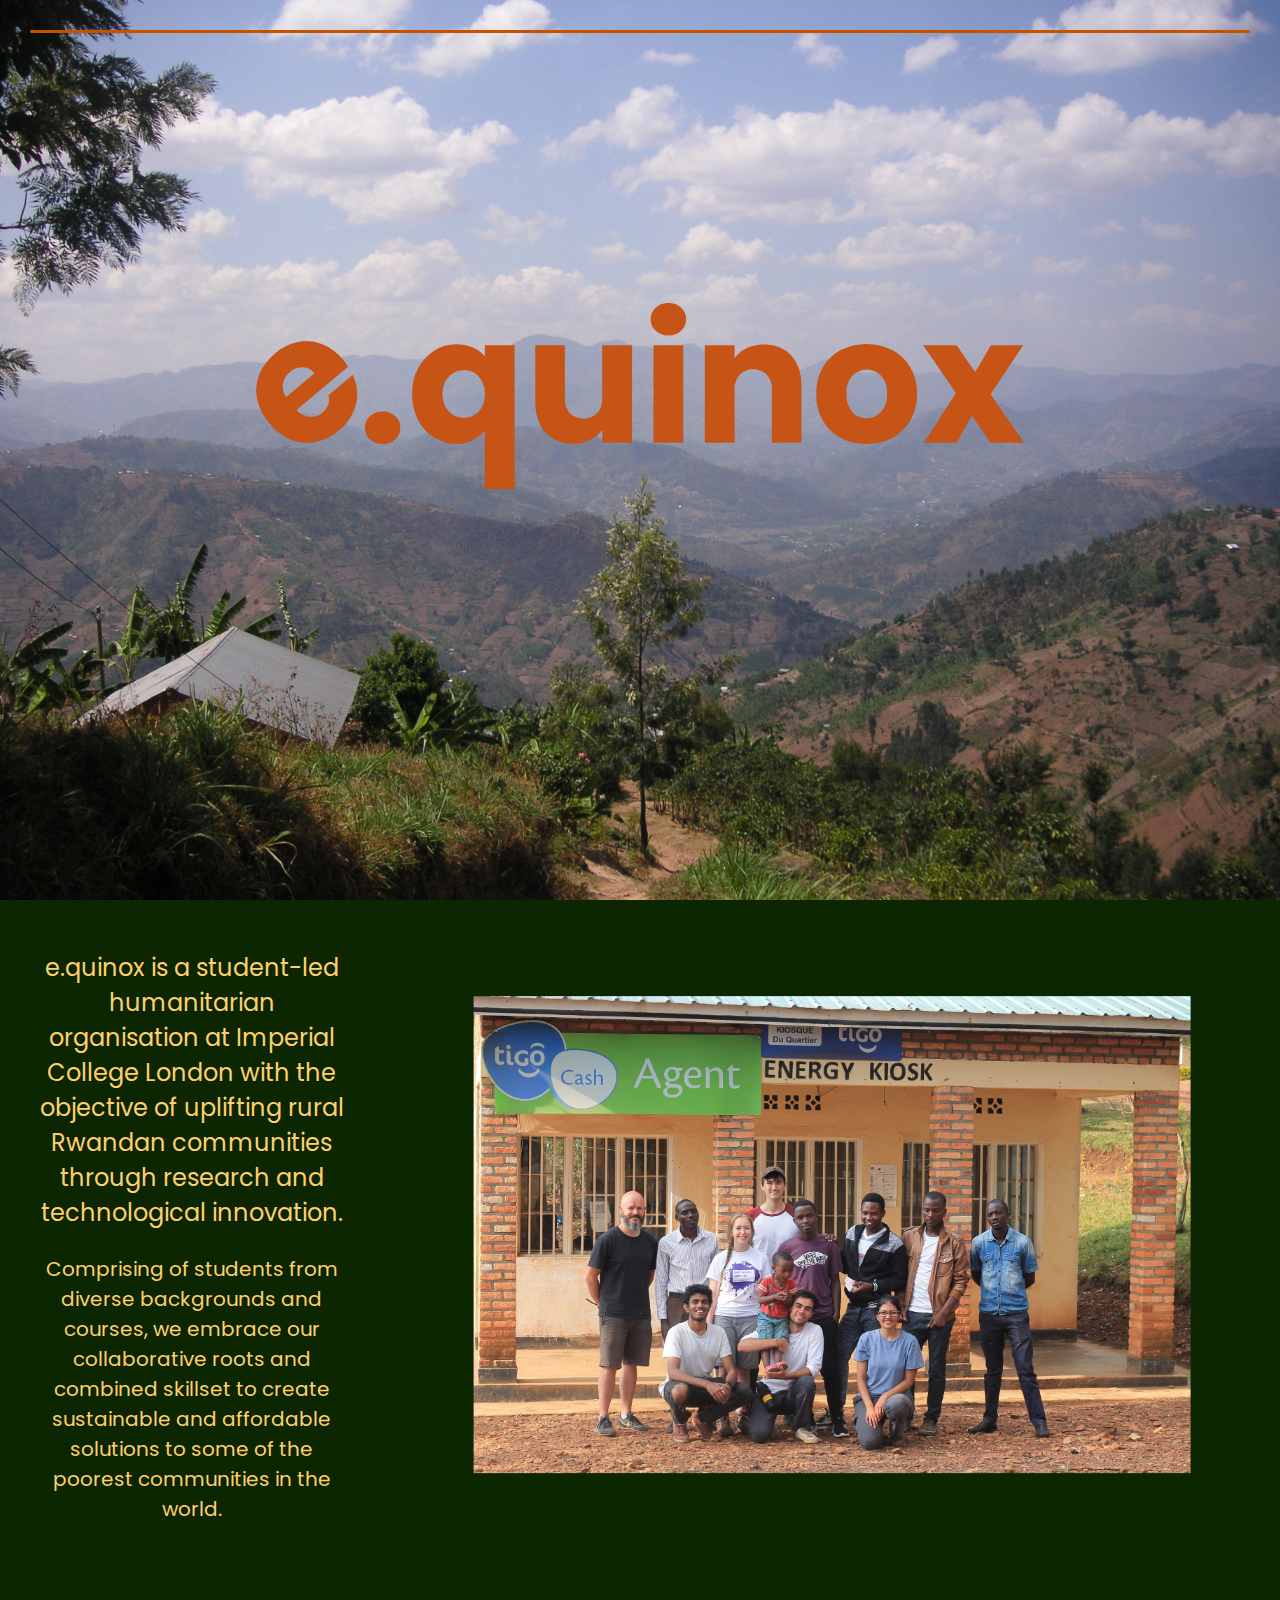
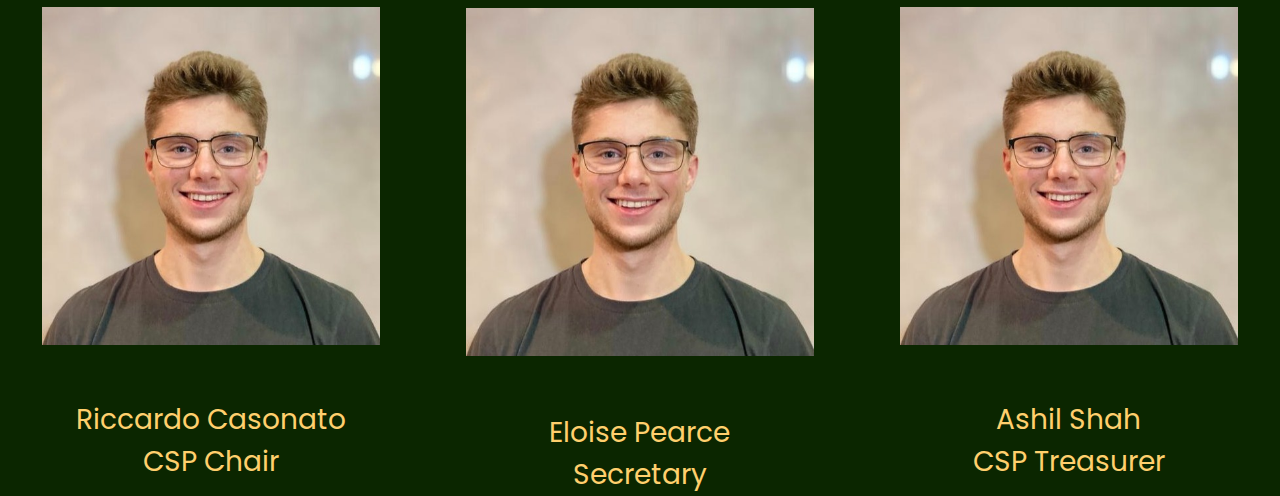
<file: index.html>
<!DOCTYPE html>
<html lang="en">
    <head>
        <meta charset="UTF-8">
        <meta name="viewport" content="width=device-width, initial-scale=1.0">
        <title>e.quinox</title>
    
        <link rel="apple-touch-icon" sizes="180x180" href="static/favicon_io/apple-touch-icon.png">
        <link rel="icon" type="image/png" sizes="32x32" href="static/favicon_io/favicon-32x32.png">
        <link rel="icon" type="image/png" sizes="16x16" href="static/favicon_io/favicon-16x16.png">
        <link rel="manifest" href="static/favicon_io/site.webmanifest">
    
        <link rel="stylesheet" href="static/css/index.css">
        <link rel="stylesheet" href="static/auxcss/header.css">
        <link rel="stylesheet" href="static/auxcss/helper.css">
        <line rel="stylesheet" href="static/css/about.css">
    
        <div data-include-html="static/auxhtml/font.html"></div>
    </head>

<body class="green yellowbg">
    <div class="bodyDiv">
        <div class="landingDiv">
            <div data-include-html="static/auxhtml/header.html"></div>
            <img src="/static/images/Logo/Logo Rust.svg" class = "logo">
        </div>
        <div class="contentDiv greenbg" data-include-html="/about.html"></div>
    </div>

</body>
<!-- JS Files -->
<script src="static/js/include.js"></script>
<script>
    window.addEventListener("load", function() {
        document.querySelector(".landingDiv").classList.add("loaded");
    });
    setTimeout(() => {
            if (window.location.pathname == "/" || window.location.pathname.includes("/index")) {
                var header = document.querySelector(".header1")
                header.classList.remove("rust")
                header.classList.add("darkrust")
            }
        }, 1000)

    window.addEventListener("scroll", () => {
        requestAnimationFrame(() => {
            let scrollPosition = window.scrollY; 
            document.querySelector(".logo").style.transform = `translateY(-${scrollPosition * 0.2}px)`;
            document.querySelector(".landingDiv").style.transform = `translateY(${scrollPosition * 0.98}px)`;
            document.querySelector(".header").style.transform = `translateY(${scrollPosition * 0.02}px)`;
        });
    });
</script>
</html>
</file>
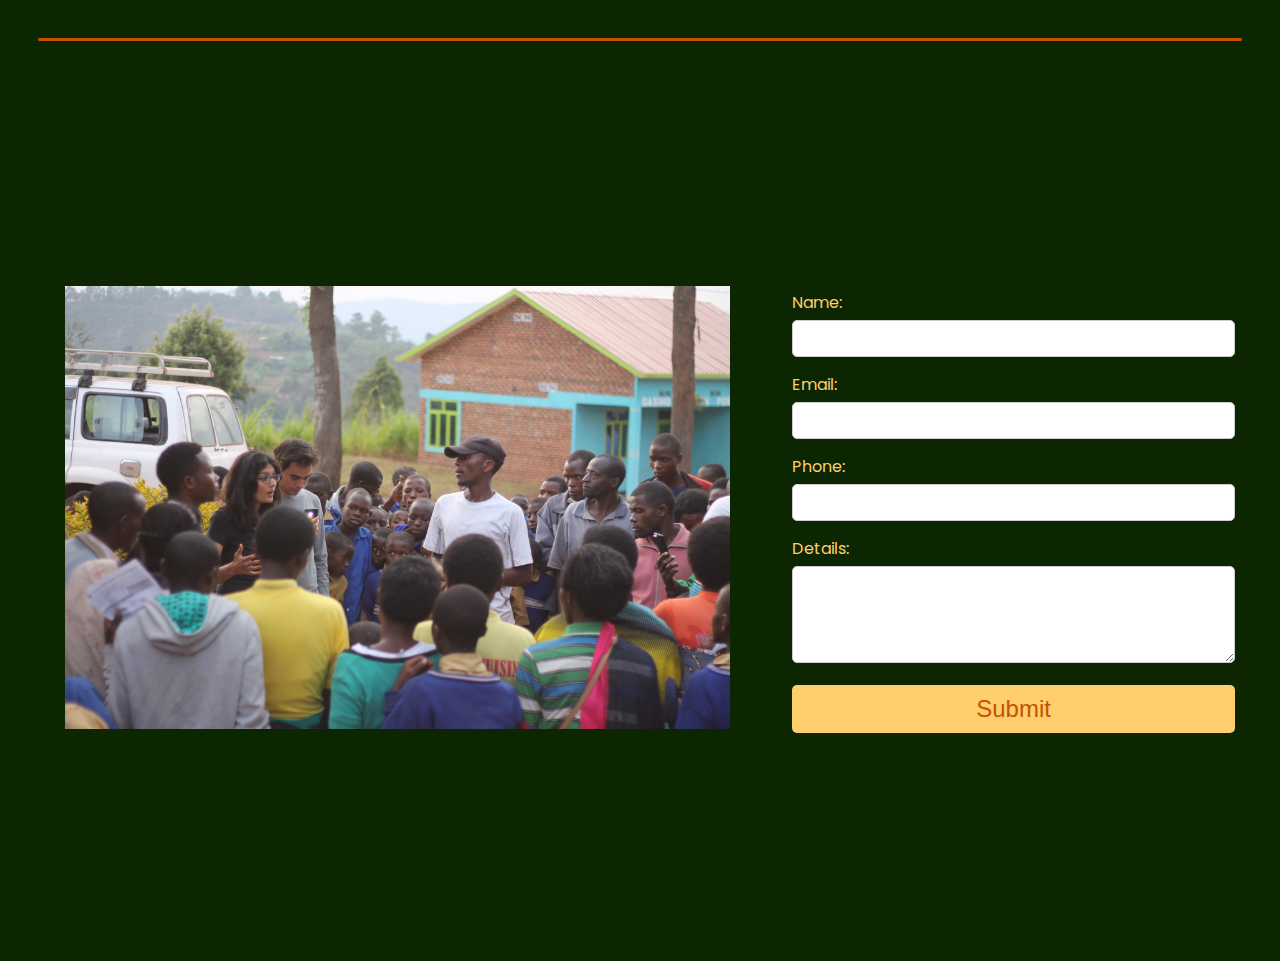
<file: connect.html>
<!DOCTYPE html>
<html lang="en">
<head>
    <meta charset="UTF-8">
    <meta name="viewport" content="width=device-width, initial-scale=1.0">
    <title>Connect with e.quinox</title>

        <!-- CSS Files -->
        <link rel="stylesheet" href="static/auxcss/header.css">
        <link rel="stylesheet" href="static/auxcss/helper.css">
        <link rel="stylesheet" href="static/css/connect.css">
    
        <!-- Icons -->
        <link rel="apple-touch-icon" sizes="180x180" href="static/favicon_io/apple-touch-icon.png">
        <link rel="icon" type="image/png" sizes="32x32" href="static/favicon_io/favicon-32x32.png">
        <link rel="icon" type="image/png" sizes="16x16" href="static/favicon_io/favicon-16x16.png">
        <link rel="manifest" href="static/favicon_io/site.webmanifest">
    
        <!-- Auxiliary HTML -->
        <div data-include-html="static/auxhtml/font.html"></div>
</head>
<body class="yellow greenbg">
        <div data-include-html="static/auxhtml/header.html"></div>
        <div class="connect-container">
            <div class="column">
                <image class="backgroundImg" src="static/images/slideshow/img4.png">
            </div>
            <div class="column">    
                <form action="https://api.staticforms.xyz/submit" method="post">
                    <!--- Set up form account -->
                    <input type="hidden" name="accessKey" value="3be223fa-aa8e-42dc-82ba-1f130932580a">
                    <div class="form-group">
                        <label for="name">Name:</label>
                        <input type="text" id="name" name="name" required>
                    </div>
                    <div class="form-group">
                        <label for="email">Email:</label>
                        <input type="email" id="email" name="email" required>
                    </div>
                    <div class="form-group">
                        <label for="phone">Phone:</label>
                        <input type="tel" id="phone" name="phone">
                    </div>
                    <div class="form-group">
                        <label for="details">Details:</label>
                        <textarea id="details" name="$details" rows="5" required></textarea>
                    </div>
                    <input type="text" name="honeypot" style="display:none">
                    <button class="yellowbg rust font24" type="submit">Submit</button>
                    <input type="hidden" name="redirectTo" value="https://equinox-icl.github.io">
                </form>
            </div>
        </div>
    <!-- JS Files -->
    <script src="static/js/include.js"></script>
    <script>
        setTimeout(() => {
            if (window.location.pathname.includes("/connect")) {
                var header = document.querySelector(".header3")
                header.classList.remove("rust")
                header.classList.add("darkrust")
            }
        }, 1000)
    </script>
</body>
</html>
</file>
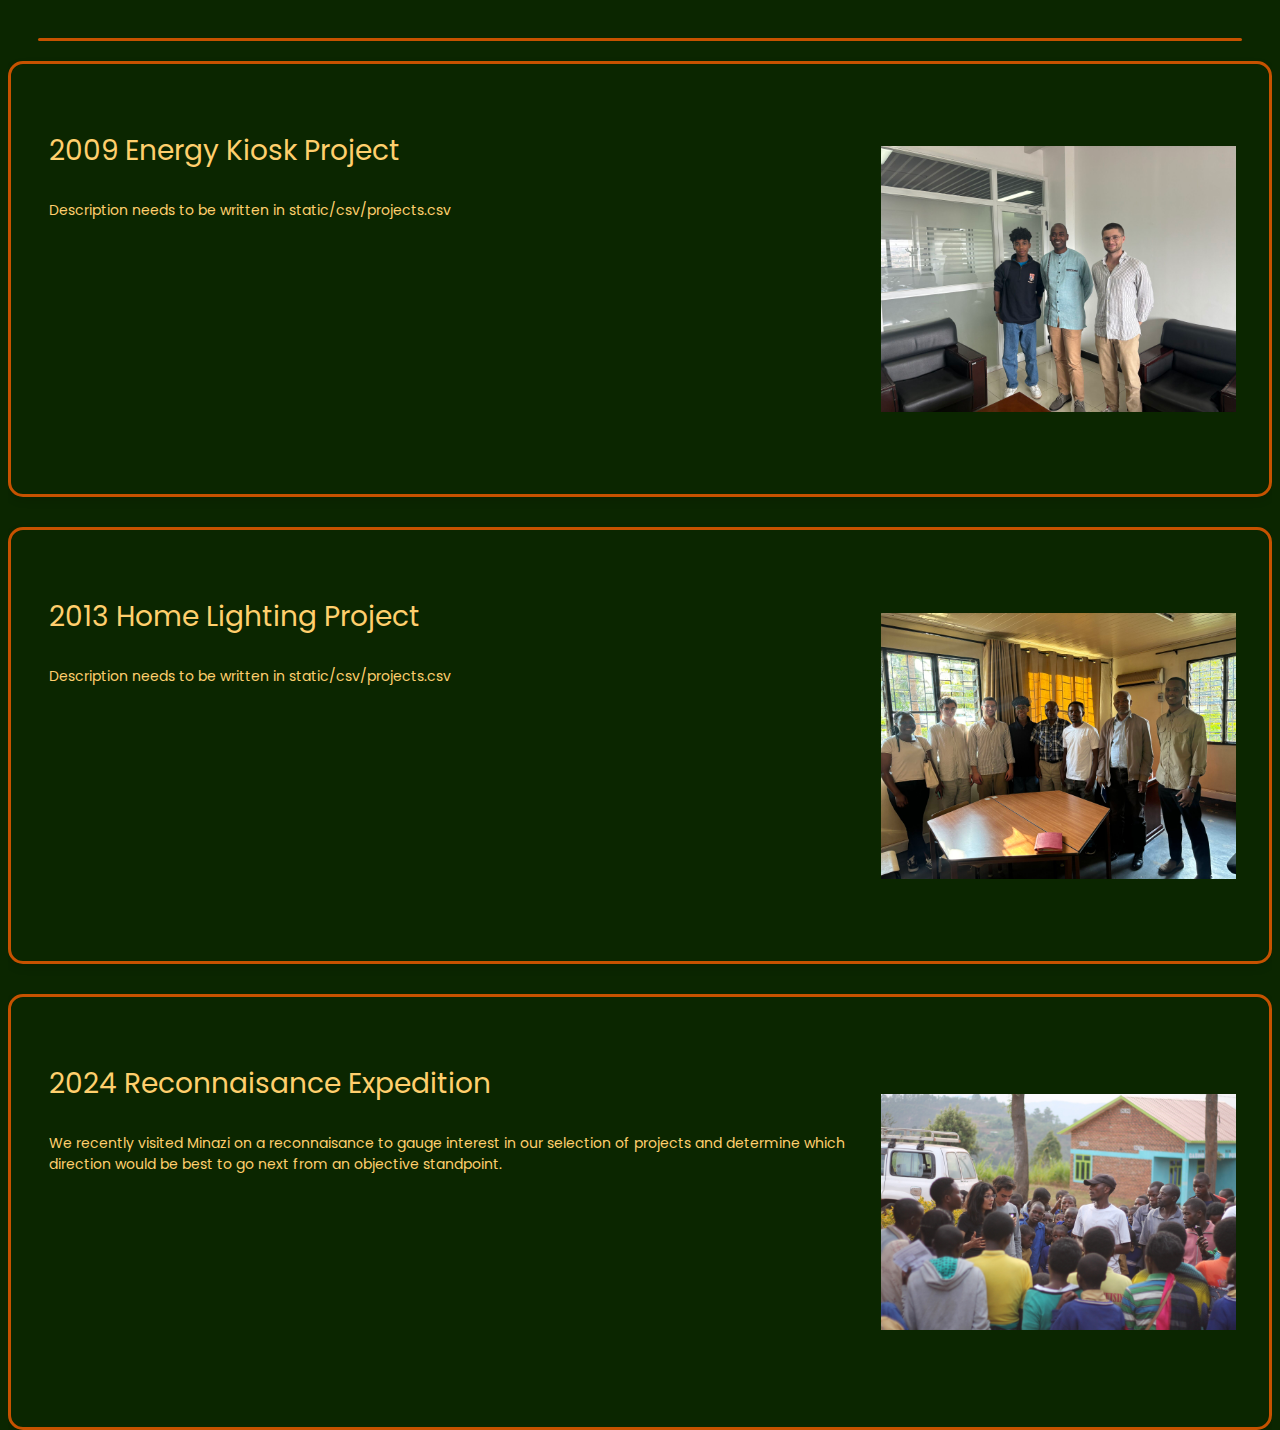
<file: projects.html>
<!DOCTYPE html>
<html lang="en">
<head>
    <meta charset="UTF-8">
    <meta name="viewport" content="width=device-width, initial-scale=1.0">
    <title>e.quinox projects</title>

    <!-- CSS Files -->
    <link rel="stylesheet" href="static/auxcss/header.css">
    <link rel="stylesheet" href="static/auxcss/helper.css">
    <link rel="stylesheet" href="static/css/projects.css">

    <!-- Icons -->
    <link rel="apple-touch-icon" sizes="180x180" href="static/favicon_io/apple-touch-icon.png">
    <link rel="icon" type="image/png" sizes="32x32" href="static/favicon_io/favicon-32x32.png">
    <link rel="icon" type="image/png" sizes="16x16" href="static/favicon_io/favicon-16x16.png">
    <link rel="manifest" href="static/favicon_io/site.webmanifest">

    <!-- Auxiliary HTML -->
    <div data-include-html="static/auxhtml/font.html"></div>
</head>
<body class="yellow greenbg">
    <div data-include-html="static/auxhtml/header.html"></div>
    <div id="contentDiv">
        <!-- Content is generated here by GenerateProjects.js -->
    </div>
    <!-- JS Files -->
    <script src="static/js/include.js"></script>
    <script src="static/js/generateProjects.js"></script>
    <script>
        setTimeout(() => {
            if (window.location.pathname.includes("/projects")) {
                var header = document.querySelector(".header2")
                header.classList.remove("rust")
                header.classList.add("darkrust")
            }
        }, 1000)
    </script>
</body>
</html>
</file>
<file: static/css/index.css>
:root {
    --headerHeight: "20px";
}

body {
    font-family: "Poppins", sans-serif;
    padding : 0;
    margin: 0;
}

.bodyDiv {
    width: 100vw;
    display: grid;
    grid-template-rows: 100% 50%;;
    height: 100vh;
}

.landingDiv {
    width: 100vw;
    height: calc(100vh-var(--headerHeight));
}

.landingDiv.loaded {
    background-image: url("/static/images/landing.jpg");
    background-attachment: fixed;
    background-size: 100% 140%;
    background-position: 0% 80%;
    background-size: cover;
    transition: background-image 0.5s ease-in-out; /* Smooth transition */
}

.logo{
    margin-left: auto;
    position: relative;
    top: 30%;
    transform: translateY("-50%");
    left: 20%;
    width: 60%;
    margin-right: auto;
    z-index: 1;
}
.contentDiv{
    z-index:2;
}

hr.solid {
    border-top: 5px dashed #bbb;
  }
</file>
<file: static/auxcss/header.css>
.header {
    position: relative;
    display: flex;
    flex-direction: column;
    align-items: flex-end;
    padding: 0px 30px;
    z-index: 1;
    width: calc(var(100%) - 30px);
    height: fit-content; /* Ensure a fixed height for vertical centering */
}

.header .nav-buttons {
    display: flex;
    gap: 5px;
}

.header .nav-buttons a {
    padding: 0px 10px;
    text-decoration: none; /* Remove underline from nav links */
    background: none;
    transform: translateX(100%);
    opacity: 0;
    animation: slideIn 0.5s forwards;
    position: relative;
    height: fit-content;
    display: inline;
}

.header .nav-buttons a:nth-child(1) {
    animation-delay: 0.1s;
}

.header .nav-buttons a:nth-child(2) {
    animation-delay: 0.2s;
}

.header .nav-buttons a:nth-child(3) {
    animation-delay: 0.3s;
}

.header .nav-buttons a:nth-child(4) {
    animation-delay: 0.4s;
}

@keyframes slideIn {
    to {
        opacity: 1;
        transform: translateX(0);
    }
}

.bar {
    height: 3px;
    width: 100%;
    border-radius: 5px;
}

/* Hide scrollbars on all elements */
* {
    scrollbar-width: none; /* Firefox */
    -ms-overflow-style: none;  /* Internet Explorer 10+ */
}

*::-webkit-scrollbar { 
    display: none;  /* Safari and Chrome */
}
</file>
<file: static/auxcss/helper.css>
.yellow {
   color: #ffcf6d;
}

.yellowHover:hover {
    color: #cca64c;
}

.yellowbg {
    background-color: #ffcf6d;
}

.green {
    color: #0b2600;
}

.greenbg {
    background-color: #0b2600;
}

.rust {
    color: #c65200;
}
.darkrust {
    color: #963200
}
.rustbg {
    background-color: #c65200;
}

body {
    font-family: 'Poppins', sans-serif;
    font-optical-sizing: auto;
    font-style: normal
}

.weight400 {
    font-weight: 400;
}

.weight300 {
    font-weight: 300;
}

.font28 {
    font-size: 28px;
}

.font24 {
    font-size: 24px;
}

.font20 {
    font-size: 20px;
}

.font14 {
    font-size: 14px;
}
</file>
<file: static/css/connect.css>
html {    
    margin: 0;
    padding: 0;
    width: 100%;
    height: 100%;
    overflow-x: hidden; /* Prevent horizontal scrolling */
    font-family: Arial, sans-serif;
}
body {
    overflow-y: scroll; /* Enable vertical scrolling if necessary */
    overscroll-behavior: contain; /* Prevent overscroll behavior */
    -webkit-overflow-scrolling: touch; /* Smooth scrolling on iOS */
}

.column {
    width: 90%;
    padding: 2% 5%;
    align-items: center; /* Center vertically */
    justify-content: center; /* Optional: Center horizontally */
    vertical-align: middle;
    height: fit-content;
    position: relative;
    margin: auto;
}

.backgroundImg {
    width: 100%;
    height: 100%;
    object-fit: contain;
}

.form-group {
    margin-bottom: 15px;
}

.form-group label {
    display: block;
    margin-bottom: 5px;
}

.form-group input, .form-group textarea {
    width: 100%;
    padding: 10px;
    border: 1px solid #ccc;
    border-radius: 5px;
    box-sizing: border-box;
}

button {
    padding: 10px 20px;
    border: none;
    background-color: rgb(32, 31, 31);
    color: white;
    border-radius: 5px;
    cursor: pointer;
    width: 100%;
}

button:hover {
    background-color: #183108;
}

.connect-container {
    position: absolute;
    top: auto;
    bottom: auto;
    height: 100%;
    vertical-align: middle;
    border-radius: 10px;
    vertical-align: middle;
    margin: 20px;
    justify-content: space-between;
}

@media screen and (min-aspect-ratio: 11/9) {
    .connect-container {
        display: grid;
        grid-template-columns: 60% 40%;
    }
}

@media screen and (max-aspect-ratio: 11/9){
    .connect-ontainer {
        display: grid;
        grid-template-rows: auto auto;
    }
}
</file>
<file: static/css/projects.css>
html {    
    margin: 0;
    padding: 0;
    width: 100%;
    height: 100%;
    overflow-x: hidden; /* Prevent horizontal scrolling */
    font-family: Arial, sans-serif;
}
body {
    overflow-y: scroll; /* Enable vertical scrolling if necessary */
    overscroll-behavior: contain; /* Prevent overscroll behavior */
    -webkit-overflow-scrolling: touch; /* Smooth scrolling on iOS */
}

.gridContainer {
    padding-top: 20px;
    display: flex;
    flex-wrap: wrap;
    gap: 30px;
    grid-template-rows: auto;
}

.gridItem {
    padding: 3%;
    display: grid;
    grid-template-columns: 70% 30%;
    position: relative;
    border: 3px solid #c65200;
    border-radius: 15px;
    width: 100%;
    box-shadow: 0 4px 8px rgba(0, 0, 0, 0.1);
}

.gridItem img {
    padding-left: 5px;
    width: 100%;
    aspect-ratio: 1 / 1;
    object-fit: contain;
}

.gridIitem .overlay {
    position: absolute;
    top: 0;
    left: 0;
    width: 100%;
    height: 100%;
    background-color: rgba(0, 0, 0, 0.5);
    color: white;
    display: flex;
    justify-content: center;
    align-items: center;
    opacity: 0;
    transition: opacity 0.3s;
    font-size: 36px;
}

.gridIitem:hover .overlay {
    opacity: 1;
}
</file>
